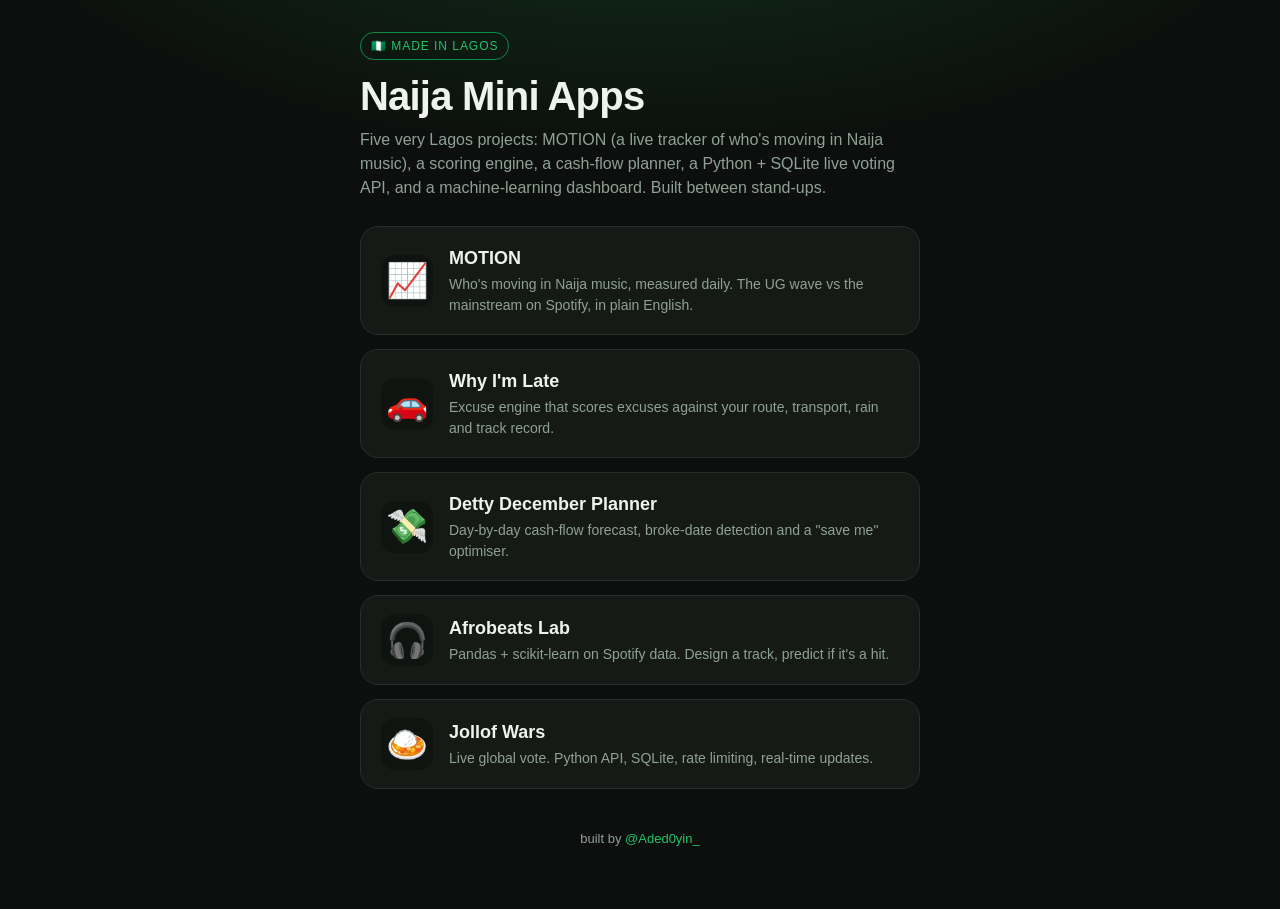
<file: index.html>
<!DOCTYPE html>
<html lang="en">
<head>
<meta charset="utf-8"><meta name="viewport" content="width=device-width,initial-scale=1">
<title>Naija Mini Apps</title>
<link rel="stylesheet" href="style.css">
<style>
.grid{display:grid;gap:14px;margin-top:8px}
.app{display:flex;gap:16px;align-items:center;background:var(--card);border:1px solid var(--line);border-radius:var(--radius);padding:18px 20px;color:var(--text);transition:border-color .15s,transform .15s}
.app:hover{border-color:var(--green);transform:translateY(-2px)}
.emoji{font-size:34px;width:52px;height:52px;display:grid;place-items:center;background:#0f1411;border-radius:14px;flex-shrink:0}
.app h2{font-size:18px;margin-bottom:2px}
.app p{color:var(--muted);font-size:14px}
</style>
</head>
<body>
<main class="wrap">
  <span class="tag">🇳🇬 made in lagos</span>
  <h1>Naija Mini Apps</h1>
  <p class="sub">Five very Lagos projects: MOTION (a live tracker of who's moving in Naija music), a scoring engine, a cash-flow planner, a Python + SQLite live voting API, and a machine-learning dashboard. Built between stand-ups.</p>
  <div class="grid">
    <a class="app" href="motion/"><div class="emoji">📈</div><div><h2>MOTION</h2><p>Who's moving in Naija music, measured daily. The UG wave vs the mainstream on Spotify, in plain English.</p></div></a>
    <a class="app" href="late/"><div class="emoji">🚗</div><div><h2>Why I'm Late</h2><p>Excuse engine that scores excuses against your route, transport, rain and track record.</p></div></a>
    <a class="app" href="detty/"><div class="emoji">💸</div><div><h2>Detty December Planner</h2><p>Day-by-day cash-flow forecast, broke-date detection and a "save me" optimiser.</p></div></a>
    <a class="app" href="afrobeats-lab/"><div class="emoji">🎧</div><div><h2>Afrobeats Lab</h2><p>Pandas + scikit-learn on Spotify data. Design a track, predict if it's a hit.</p></div></a>
    <a class="app" href="jollof-wars/"><div class="emoji">🍛</div><div><h2>Jollof Wars</h2><p>Live global vote. Python API, SQLite, rate limiting, real-time updates.</p></div></a>
  </div>
  <p class="foot">built by <a href="https://x.com/Aded0yin_">@Aded0yin_</a></p>
</main>
</body>
</html>
</file>
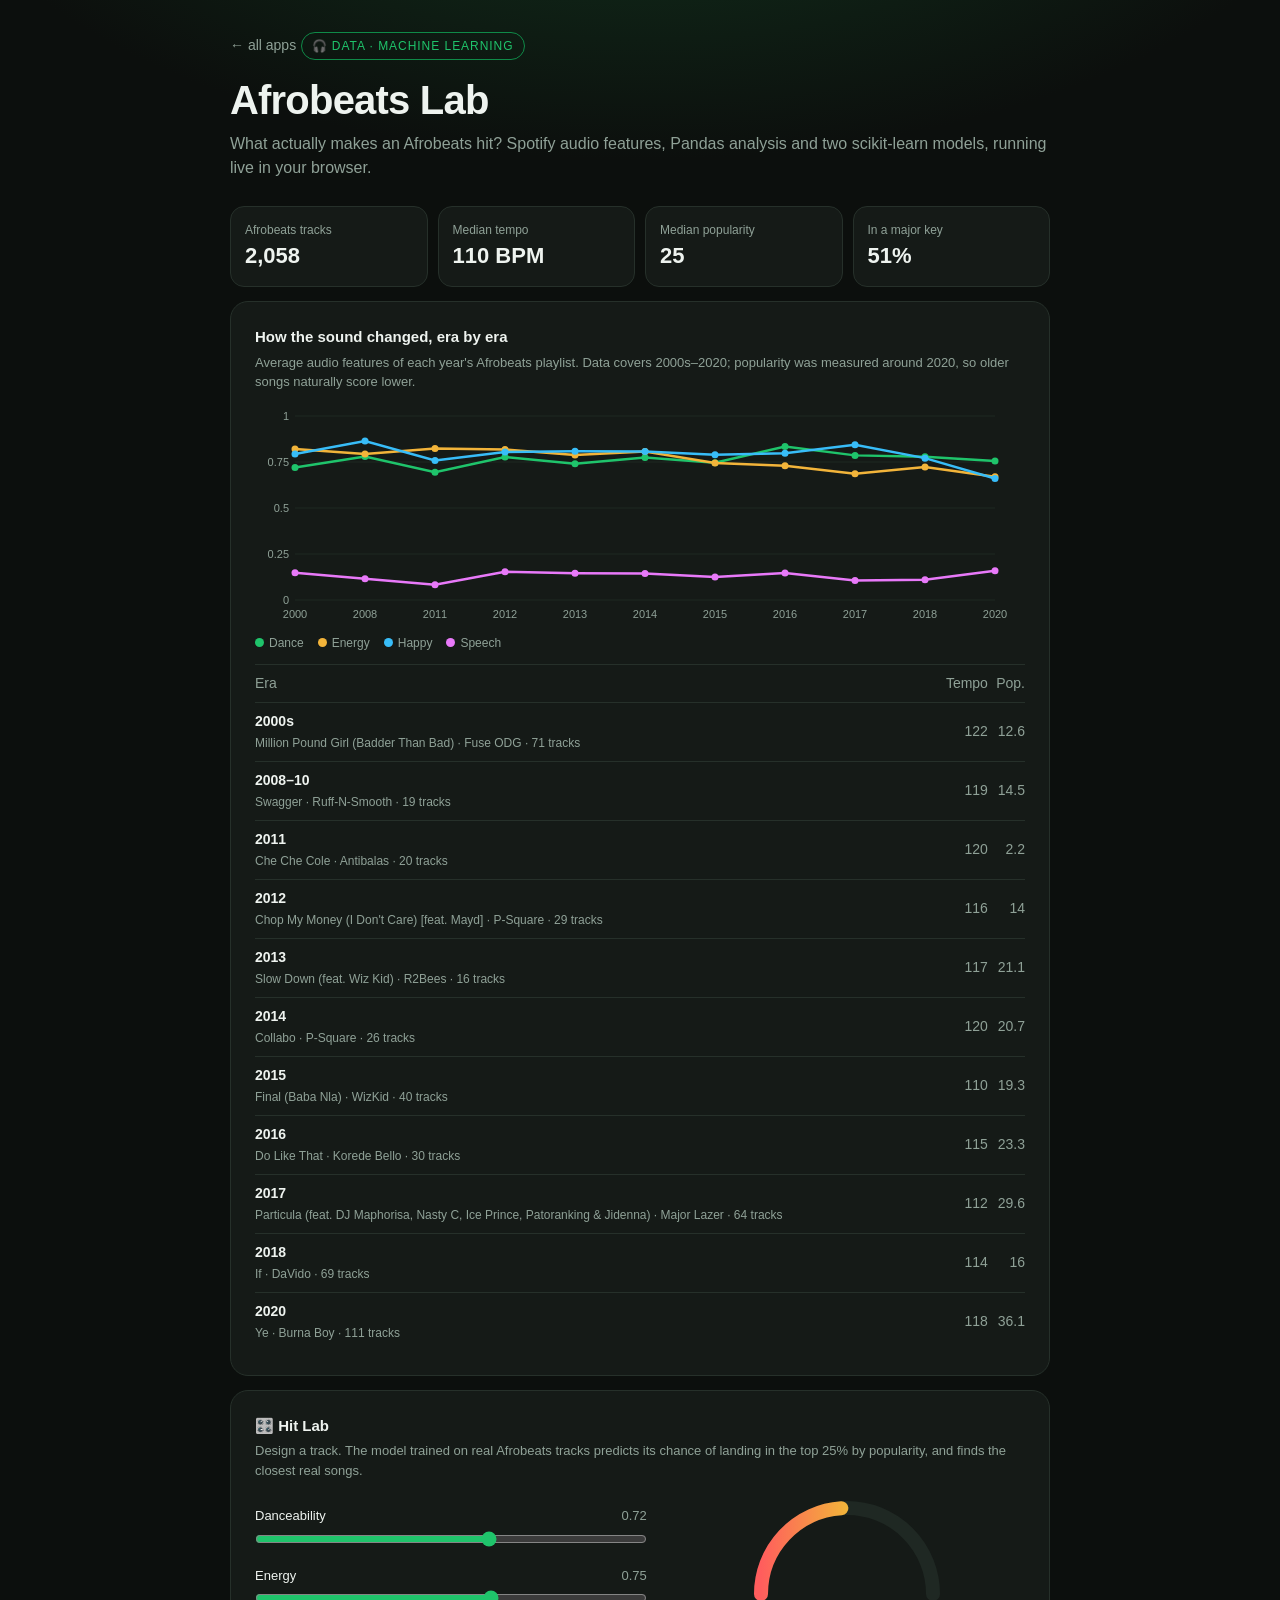
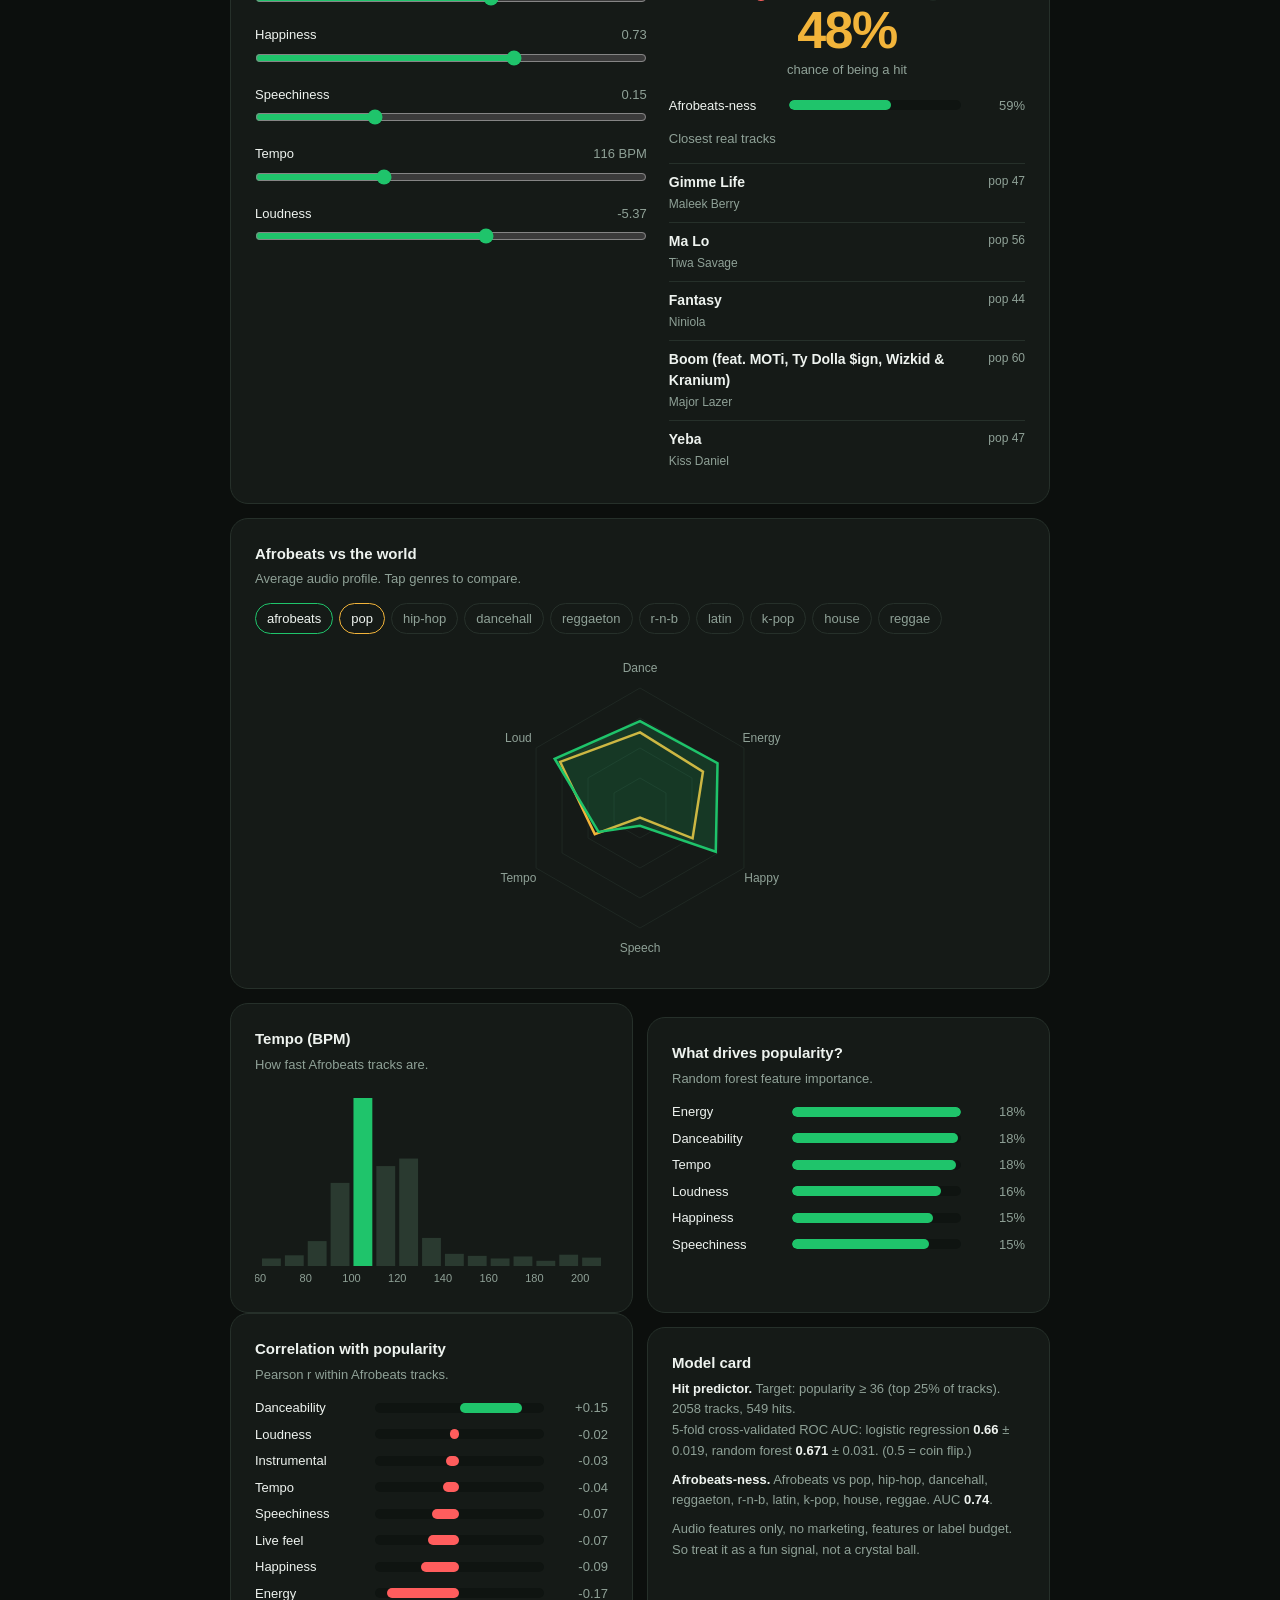
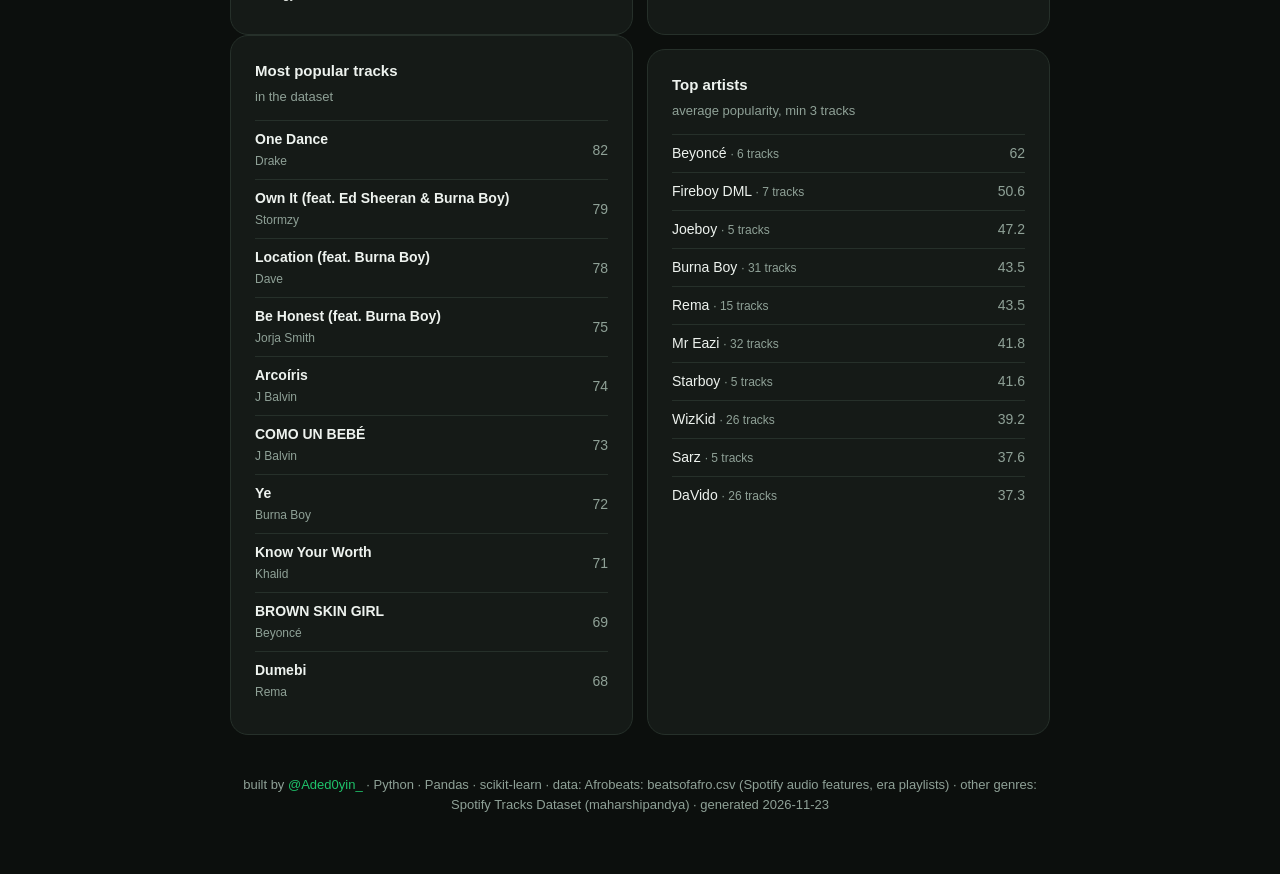
<file: afrobeats-lab/index.html>
<!DOCTYPE html>
<html lang="en">
<head>
<meta charset="utf-8"><meta name="viewport" content="width=device-width,initial-scale=1">
<title>Afrobeats Lab · What makes an Afrobeats hit?</title>
<meta name="description" content="Data analysis and machine learning on Spotify audio features: what makes an Afrobeats hit?">
<link rel="stylesheet" href="../style.css">
<style>
.wrap{max-width:820px}
.card+.card,.card+.grid2,.grid2+.card,.stats+.card{margin-top:14px}
.grid2{display:grid;grid-template-columns:1fr 1fr;gap:14px}
@media(max-width:700px){.grid2{grid-template-columns:1fr}}
h3{font-size:15px;margin-bottom:4px}
.hint{color:var(--muted);font-size:13px;margin-bottom:14px}
.stats{display:grid;grid-template-columns:repeat(4,1fr);gap:10px}
@media(max-width:700px){.stats{grid-template-columns:1fr 1fr}}
.stat{background:var(--card);border:1px solid var(--line);border-radius:14px;padding:14px}
.stat span{display:block;font-size:12px;color:var(--muted)}.stat b{font-size:22px}
canvas{width:100%;display:block}
.chips{display:flex;flex-wrap:wrap;gap:6px;margin-bottom:10px}
.chip{background:none;border:1px solid var(--line);color:var(--muted);border-radius:999px;padding:5px 11px;font:inherit;font-size:13px;cursor:pointer}
.chip.on{color:var(--text);border-color:var(--gold)}
.hbar{display:grid;grid-template-columns:110px 1fr 54px;gap:10px;align-items:center;font-size:13px;margin:7px 0}
.hbar .track{height:10px;background:#0f1411;border-radius:99px;position:relative;overflow:hidden}
.hbar .track i{position:absolute;top:0;bottom:0;border-radius:99px}
.hbar .v{text-align:right;color:var(--muted);font-variant-numeric:tabular-nums}
.lab{display:grid;grid-template-columns:1.1fr 1fr;gap:22px}
@media(max-width:700px){.lab{grid-template-columns:1fr}}
.slider{margin:12px 0}
.slider label{display:flex;justify-content:space-between;font-size:13px;margin-bottom:4px}
.slider label span{color:var(--muted);font-variant-numeric:tabular-nums}
input[type=range]{width:100%;accent-color:var(--green)}
.gauge{text-align:center}
.gauge .pct{font-size:52px;font-weight:800;letter-spacing:-.03em;line-height:1}
.gauge .lbl{color:var(--muted);font-size:13px;margin-top:4px}
.afroness{margin-top:16px}
.sim{list-style:none;margin-top:14px}
.sim li{display:flex;justify-content:space-between;gap:10px;padding:8px 0;border-top:1px solid var(--line);font-size:14px}
.sim li span{color:var(--muted);font-size:12px;white-space:nowrap}
table{width:100%;border-collapse:collapse;font-size:14px}
td{padding:8px 0;border-top:1px solid var(--line)}
td.n{text-align:right;color:var(--muted);font-variant-numeric:tabular-nums}
.model{font-size:13px;color:var(--muted);line-height:1.6}
.model b{color:var(--text)}
.setup{line-height:1.7}
.setup code{background:#0f1411;border:1px solid var(--line);padding:2px 6px;border-radius:6px;font-size:13px}
.setup pre{background:#0f1411;border:1px solid var(--line);padding:12px;border-radius:10px;overflow:auto;margin:10px 0;font-size:13px}
.legend{display:flex;gap:14px;font-size:12px;color:var(--muted);margin-top:8px}.legend i{display:inline-block;width:9px;height:9px;border-radius:50%;margin-right:5px}
.hidden{display:none!important}
</style>
</head>
<body>
<main class="wrap">
  <a class="back" href="../">← all apps</a>
  <span class="tag">🎧 data · machine learning</span>
  <h1>Afrobeats Lab</h1>
  <p class="sub">What actually makes an Afrobeats hit? Spotify audio features, Pandas analysis and two scikit-learn models, running live in your browser.</p>

  <section class="card setup hidden" id="setup">
    <h3>No data yet</h3>
    <p class="hint">The dashboard reads <code>afrobeats-lab/data/insights.json</code>, which the Python pipeline generates.</p>
    <ol style="padding-left:20px">
      <li>Download the free <b>Spotify Tracks Dataset</b> (maharshipandya) CSV from Kaggle or Hugging Face.</li>
      <li>Save it as <code>afrobeats-lab/pipeline/data/dataset.csv</code>.</li>
      <li>Download the modern Afrobeats data, <code>beatsofafro.csv</code>, and save it next to it.</li>
      <li>Run:<pre>cd afrobeats-lab/pipeline
pip install -r requirements.txt
python analyze.py data/dataset.csv --afrobeats data/beatsofafro.csv</pre></li>
      <li>Commit the new <code>data/insights.json</code> and push.</li>
    </ol>
  </section>

  <div id="dash" class="hidden">
    <div class="stats" id="stats"></div>

    <section class="card hidden" id="erasCard">
      <h3>How the sound changed, era by era</h3>
      <p class="hint">Average audio features of each year's Afrobeats playlist. Data covers 2000s–2020; popularity was measured around 2020, so older songs naturally score lower.</p>
      <canvas id="eraChart"></canvas>
      <div class="legend" id="eraLegend"></div>
      <table id="eraTable" style="margin-top:12px"></table>
    </section>

    <section class="card">
      <h3>🎛️ Hit Lab</h3>
      <p class="hint">Design a track. The model trained on real <span data-tl>Afrobeats</span> tracks predicts its chance of landing in the top 25% by popularity, and finds the closest real songs.</p>
      <div class="lab">
        <div id="sliders"></div>
        <div>
          <div class="gauge"><canvas id="gauge"></canvas><div class="pct" id="hitPct">–</div><div class="lbl">chance of being a hit</div></div>
          <div class="afroness">
            <div class="hbar"><span>Afrobeats-ness</span><div class="track"><i id="afroBar" style="left:0;background:var(--green)"></i></div><span class="v" id="afroPct"></span></div>
          </div>
          <div style="font-size:13px;color:var(--muted);margin-top:14px">Closest real tracks</div>
          <ul class="sim" id="similar"></ul>
        </div>
      </div>
    </section>

    <section class="card">
      <h3><span data-tl>Afrobeats</span> vs the world</h3>
      <p class="hint">Average audio profile. Tap genres to compare.</p>
      <div class="chips" id="genreChips"></div>
      <canvas id="radar"></canvas>
    </section>

    <div class="grid2">
      <section class="card">
        <h3>Tempo (BPM)</h3>
        <p class="hint">How fast <span data-tl>Afrobeats</span> tracks are.</p>
        <canvas id="tempo"></canvas>
      </section>
      <section class="card">
        <h3>What drives popularity?</h3>
        <p class="hint">Random forest feature importance.</p>
        <div id="importance"></div>
      </section>
    </div>

    <div class="grid2">
      <section class="card">
        <h3>Correlation with popularity</h3>
        <p class="hint">Pearson r within <span data-tl>Afrobeats</span> tracks.</p>
        <div id="corr"></div>
      </section>
      <section class="card">
        <h3>Model card</h3>
        <div class="model" id="modelCard"></div>
      </section>
    </div>

    <div class="grid2">
      <section class="card"><h3>Most popular tracks</h3><p class="hint">in the dataset</p><table id="topTracks"></table></section>
      <section class="card"><h3>Top artists</h3><p class="hint">average popularity, min 3 tracks</p><table id="topArtists"></table></section>
    </div>
  </div>

  <p class="foot">built by <a href="https://x.com/Aded0yin_">@Aded0yin_</a> · Python · Pandas · scikit-learn · <span id="source"></span></p>
</main>
<script src="app.js"></script>
</body>
</html>
</file>
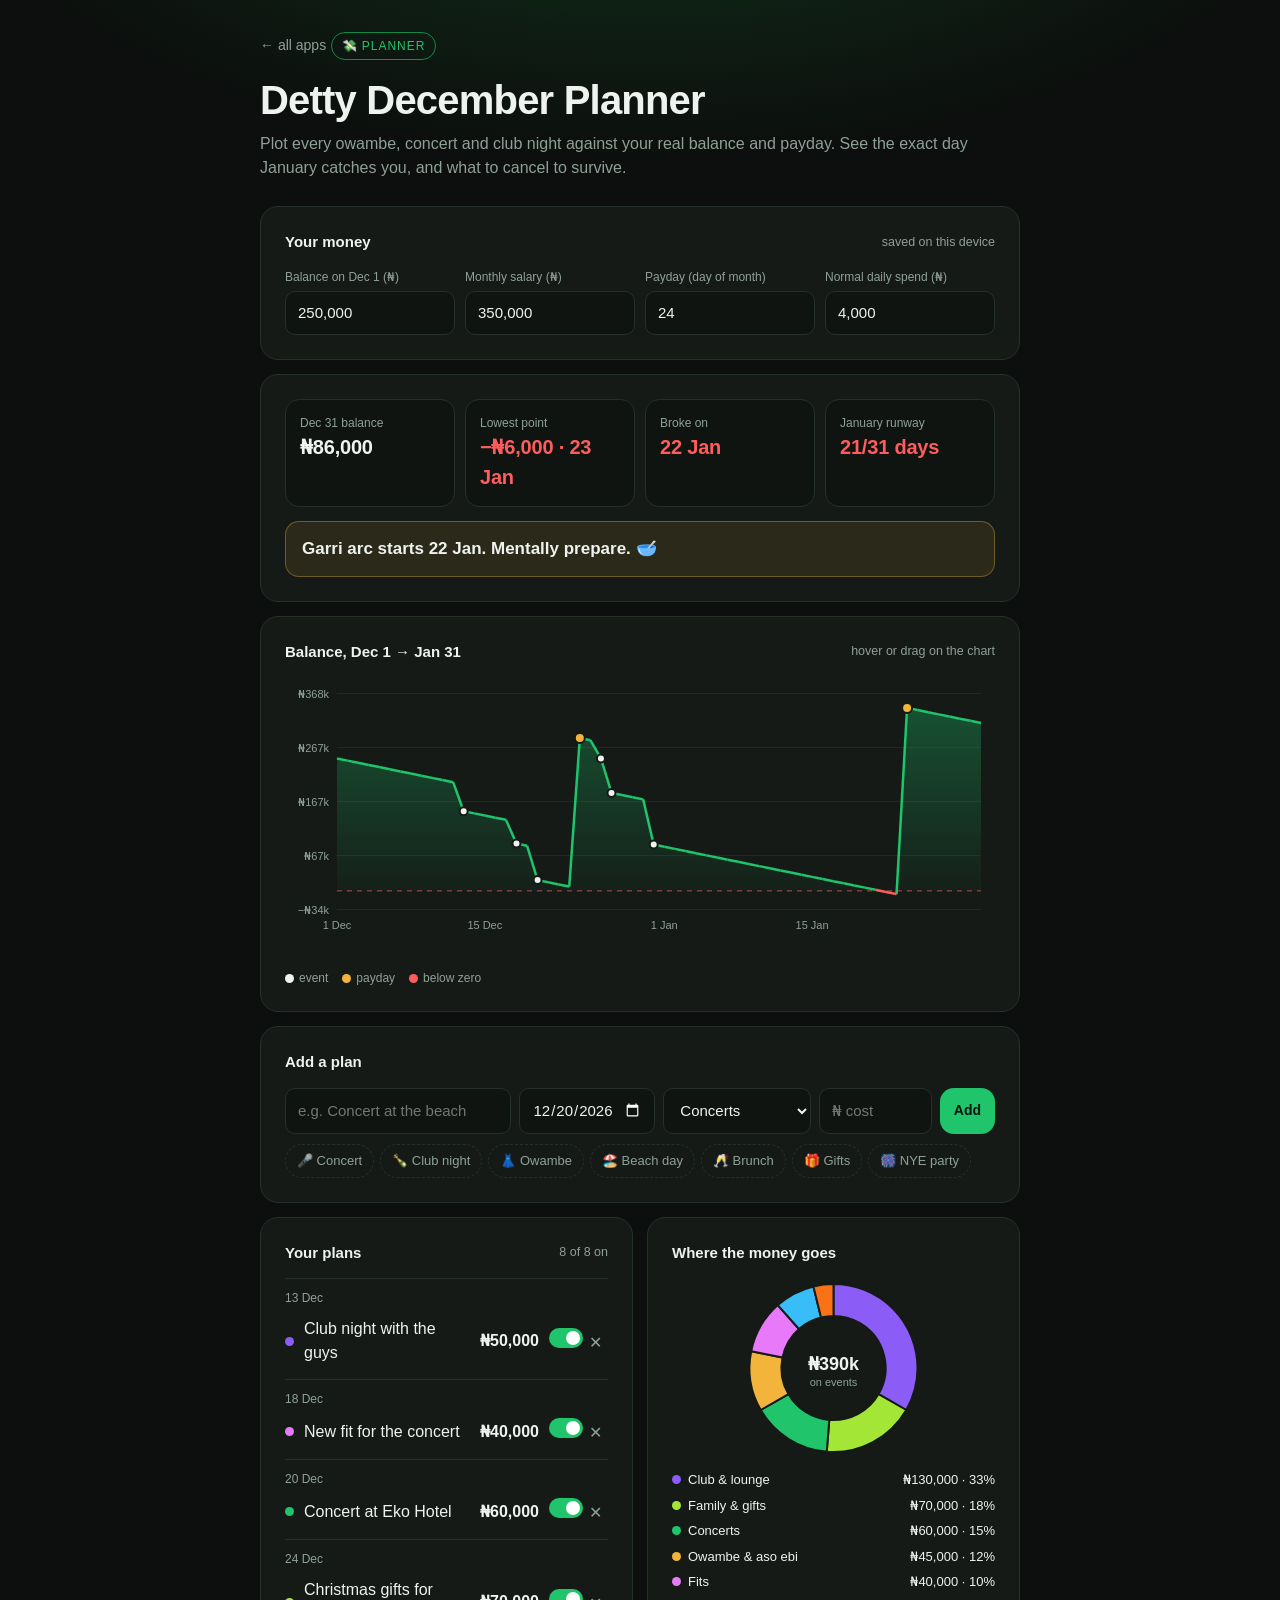
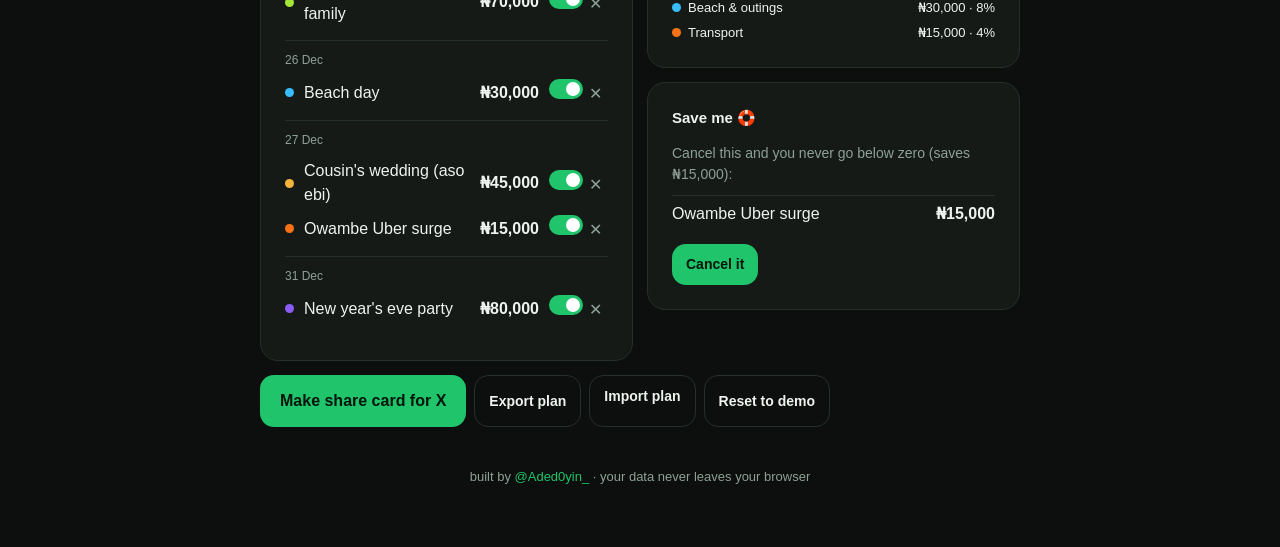
<file: detty/index.html>
<!DOCTYPE html>
<html lang="en">
<head>
<meta charset="utf-8"><meta name="viewport" content="width=device-width,initial-scale=1">
<title>Detty December Planner</title>
<meta name="description" content="Plan your Detty December, see your balance day by day, and find out exactly when January catches you.">
<link rel="stylesheet" href="../style.css">
<style>
.wrap{max-width:760px}
.grid2{display:grid;grid-template-columns:1fr 1fr;gap:14px}
@media(max-width:640px){.grid2{grid-template-columns:1fr}}
.card+.card,.card+.grid2,.grid2+.card{margin-top:14px}
h3{font-size:15px;margin-bottom:14px;display:flex;justify-content:space-between;align-items:center}
h3 small{color:var(--muted);font-weight:400}
.fields{display:grid;grid-template-columns:repeat(4,1fr);gap:10px}
@media(max-width:640px){.fields{grid-template-columns:1fr 1fr}}
.f label{display:block;font-size:12px;color:var(--muted);margin-bottom:5px}
input,select{width:100%;background:#0f1411;border:1px solid var(--line);border-radius:10px;color:var(--text);font:inherit;font-size:15px;padding:10px 12px;outline:none}
input:focus,select:focus{border-color:var(--green)}
input[type=date]{color-scheme:dark}
.tiles{display:grid;grid-template-columns:repeat(4,1fr);gap:10px}
@media(max-width:640px){.tiles{grid-template-columns:1fr 1fr}}
.tile{background:#0f1411;border:1px solid var(--line);border-radius:14px;padding:14px}
.tile span{display:block;font-size:12px;color:var(--muted)}
.tile b{font-size:20px;letter-spacing:-.01em}
.verdict{margin-top:14px;padding:14px 16px;border-radius:14px;font-weight:700;font-size:17px}
.v0,.v1{background:rgba(255,93,93,.12);border:1px solid rgba(255,93,93,.35)}
.v2{background:rgba(242,180,58,.1);border:1px solid rgba(242,180,58,.35)}
.v3,.v4{background:rgba(31,196,107,.1);border:1px solid rgba(31,196,107,.35)}
canvas{width:100%;display:block;cursor:crosshair}
.hoverline{min-height:22px;font-size:13px;color:var(--muted);margin-top:6px}
.legend{display:flex;gap:14px;font-size:12px;color:var(--muted);margin-top:4px}
.legend i{display:inline-block;width:9px;height:9px;border-radius:50%;margin-right:5px;vertical-align:middle}
.add{display:grid;grid-template-columns:2fr 1.2fr 1.3fr 1fr auto;gap:8px}
@media(max-width:640px){.add{grid-template-columns:1fr 1fr}.add .name{grid-column:span 2}}
.chips{display:flex;flex-wrap:wrap;gap:6px;margin-top:10px}
.chip{background:none;border:1px dashed var(--line);color:var(--muted);border-radius:999px;padding:6px 11px;font:inherit;font-size:13px;cursor:pointer}
.chip:hover{border-color:var(--green);color:var(--text)}
.day{border-top:1px solid var(--line);padding:10px 0}
.day .d{font-size:12px;color:var(--muted);margin-bottom:6px}
.ev{display:grid;grid-template-columns:auto 1fr auto auto;gap:10px;align-items:center;padding:4px 0}
.ev.off .nm,.ev.off .ct{opacity:.4;text-decoration:line-through}
.ev .cat{width:9px;height:9px;border-radius:50%}
.ev .ct{font-weight:700;font-variant-numeric:tabular-nums}
.ev .x{background:none;border:0;color:var(--muted);cursor:pointer;font-size:16px;padding:2px 6px}
.ev .x:hover{color:var(--red)}
.switch{width:34px;height:20px;appearance:none;background:#26302a;border-radius:99px;position:relative;cursor:pointer;padding:0;border:0}
.switch:checked{background:var(--green)}
.switch::after{content:"";position:absolute;top:3px;left:3px;width:14px;height:14px;border-radius:50%;background:#fff;transition:left .15s}
.switch:checked::after{left:17px}
.cats{display:grid;gap:6px;font-size:13px}
.cats div{display:flex;justify-content:space-between}
.cats i{display:inline-block;width:9px;height:9px;border-radius:50%;margin-right:7px}
.save p{color:var(--muted);font-size:14px;margin-bottom:10px}
.save ul{list-style:none;margin-bottom:12px}
.save li{padding:6px 0;border-top:1px solid var(--line);display:flex;justify-content:space-between}
.tools{display:flex;gap:8px;flex-wrap:wrap;margin-top:14px}
.btn.sm{padding:10px 14px;font-size:14px}
.empty{color:var(--muted);font-size:14px;padding:8px 0}
</style>
</head>
<body>
<main class="wrap">
  <a class="back" href="../">← all apps</a>
  <span class="tag">💸 planner</span>
  <h1>Detty December Planner</h1>
  <p class="sub">Plot every owambe, concert and club night against your real balance and payday. See the exact day January catches you, and what to cancel to survive.</p>

  <section class="card">
    <h3>Your money <small>saved on this device</small></h3>
    <div class="fields">
      <div class="f"><label for="startBalance">Balance on Dec 1 (₦)</label><input id="startBalance" data-k="startBalance" inputmode="numeric"></div>
      <div class="f"><label for="salary">Monthly salary (₦)</label><input id="salary" data-k="salary" inputmode="numeric"></div>
      <div class="f"><label for="payday">Payday (day of month)</label><input id="payday" data-k="payday" type="number" min="1" max="31"></div>
      <div class="f"><label for="dailySpend">Normal daily spend (₦)</label><input id="dailySpend" data-k="dailySpend" inputmode="numeric"></div>
    </div>
  </section>

  <section class="card">
    <div class="tiles" id="tiles"></div>
    <div class="verdict" id="verdict"></div>
  </section>

  <section class="card">
    <h3>Balance, Dec 1 → Jan 31 <small>hover or drag on the chart</small></h3>
    <canvas id="chart"></canvas>
    <div class="hoverline" id="hoverline"></div>
    <div class="legend"><span><i style="background:#eef3ef"></i>event</span><span><i style="background:#f2b43a"></i>payday</span><span><i style="background:#ff5d5d"></i>below zero</span></div>
  </section>

  <section class="card">
    <h3>Add a plan</h3>
    <form class="add" id="addForm">
      <input class="name" id="evName" placeholder="e.g. Concert at the beach" required>
      <input id="evDate" type="date" min="2026-12-01" max="2027-01-31" value="2026-12-20" required>
      <select id="evCat"></select>
      <input id="evCost" placeholder="₦ cost" inputmode="numeric" required>
      <button class="btn sm" type="submit">Add</button>
    </form>
    <div class="chips" id="chips"></div>
  </section>

  <div class="grid2">
    <section class="card">
      <h3>Your plans <small id="evCount"></small></h3>
      <div id="timeline"></div>
    </section>
    <div>
      <section class="card">
        <h3>Where the money goes</h3>
        <canvas id="donut"></canvas>
        <div class="cats" id="cats" style="margin-top:12px"></div>
      </section>
      <section class="card save" id="save"></section>
    </div>
  </div>

  <div class="tools">
    <button class="btn" id="shareBtn">Make share card for X</button>
    <button class="btn ghost sm" id="exportBtn">Export plan</button>
    <label class="btn ghost sm" style="cursor:pointer">Import plan<input type="file" id="importFile" accept=".json" hidden></label>
    <button class="btn ghost sm" id="resetBtn">Reset to demo</button>
  </div>

  <p class="foot">built by <a href="https://x.com/Aded0yin_">@Aded0yin_</a> · your data never leaves your browser</p>
</main>
<script src="model.js"></script>
<script src="charts.js"></script>
<script src="app.js"></script>
</body>
</html>
</file>
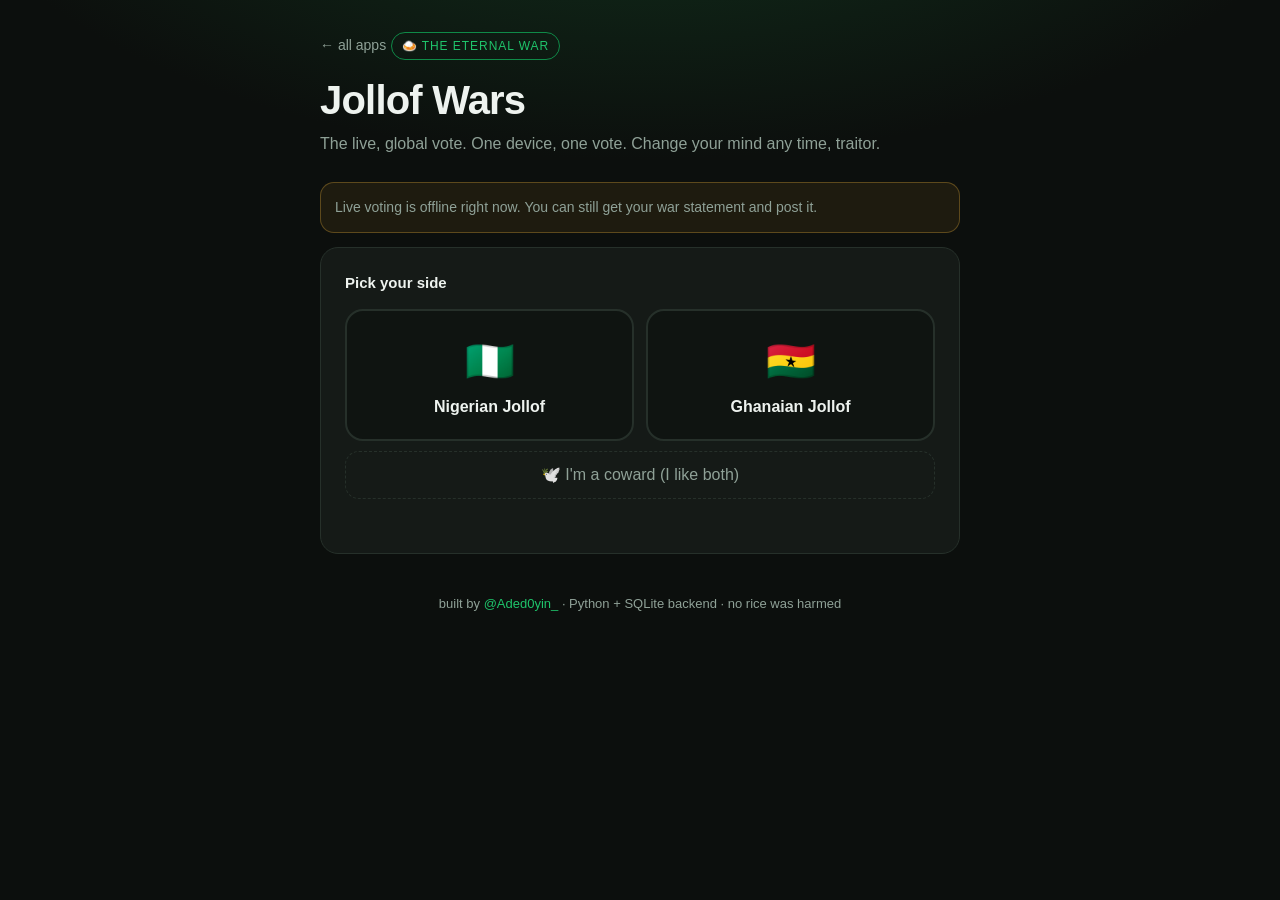
<file: jollof-wars/index.html>
<!DOCTYPE html>
<html lang="en">
<head>
<meta charset="utf-8"><meta name="viewport" content="width=device-width,initial-scale=1">
<title>Jollof Wars · Live</title>
<meta name="description" content="The live, global Jollof vote. Nigeria vs Ghana. Pick a side.">
<link rel="stylesheet" href="../style.css">
<style>
.wrap{max-width:640px}
.card+.card{margin-top:14px}
h3{font-size:15px;margin-bottom:14px;display:flex;justify-content:space-between;align-items:center}
h3 small{color:var(--muted);font-weight:400;font-size:12px}
.live{display:inline-flex;align-items:center;gap:6px;font-size:12px;color:var(--muted)}
.live i{width:8px;height:8px;border-radius:50%;background:#555}
.live.on i{background:var(--red);box-shadow:0 0 0 0 rgba(255,93,93,.6);animation:pulse 1.6s infinite}
@keyframes pulse{70%{box-shadow:0 0 0 8px rgba(255,93,93,0)}100%{box-shadow:0 0 0 0 rgba(255,93,93,0)}}
.score{display:flex;justify-content:space-between;align-items:flex-end;margin-bottom:10px}
.score .side{font-weight:800;font-size:clamp(26px,7vw,40px);letter-spacing:-.02em;line-height:1}
.score .side small{display:block;font-size:13px;font-weight:500;color:var(--muted);margin-top:4px;letter-spacing:0}
.score .r{text-align:right}
.bar{display:flex;height:18px;border-radius:99px;overflow:hidden;background:#0f1411}
.bar span{transition:width .8s cubic-bezier(.2,.8,.2,1)}
.b-ng{background:var(--green)}.b-gh{background:var(--gold)}.b-peace{background:#5b6b62}
.totals{display:flex;justify-content:space-between;font-size:13px;color:var(--muted);margin-top:8px}
.sides{display:grid;grid-template-columns:1fr 1fr;gap:12px}
.pick{background:#0f1411;border:2px solid var(--line);border-radius:var(--radius);padding:20px 12px;text-align:center;cursor:pointer;color:var(--text);font:inherit;transition:border-color .15s,transform .1s}
.pick:hover{transform:translateY(-2px)}
.pick .flag{font-size:40px;display:block;margin-bottom:4px}
.pick.ng.on,.pick.ng:hover{border-color:var(--green)}
.pick.gh.on,.pick.gh:hover{border-color:var(--gold)}
.neutral{margin-top:10px;width:100%;background:none;border:1px dashed var(--line);color:var(--muted);font:inherit;padding:11px;border-radius:14px;cursor:pointer}
.neutral.on,.neutral:hover{border-color:var(--muted);color:var(--text)}
.castrow{display:grid;grid-template-columns:1fr auto;gap:10px;margin-top:14px}
select{background:#0f1411;border:1px solid var(--line);border-radius:12px;color:var(--text);font:inherit;padding:12px}
.msg{font-size:14px;color:var(--muted);margin-top:10px;min-height:20px}
.msg.ok{color:var(--green)}.msg.err{color:var(--red)}
.statement .text{font-size:clamp(19px,4.6vw,24px);font-weight:700;line-height:1.35;margin:4px 0 16px}
.hourly{display:flex;align-items:flex-end;gap:3px;height:90px}
.hourly div{flex:1;display:flex;flex-direction:column-reverse;border-radius:3px 3px 0 0;overflow:hidden;min-height:2px;background:#1a211d}
.hourly div span{display:block}
.axis{display:flex;justify-content:space-between;font-size:11px;color:var(--muted);margin-top:6px}
table{width:100%;border-collapse:collapse;font-size:14px}
td{padding:8px 0;border-top:1px solid var(--line)}
td.n{text-align:right;color:var(--muted);width:60px;font-variant-numeric:tabular-nums}
.mini{display:flex;height:8px;border-radius:99px;overflow:hidden;background:#0f1411;width:100%}
.offline{background:rgba(242,180,58,.08);border:1px solid rgba(242,180,58,.3);border-radius:14px;padding:14px;font-size:14px;color:var(--muted)}
.hidden{display:none!important}
</style>
</head>
<body>
<main class="wrap">
  <a class="back" href="../">← all apps</a>
  <span class="tag">🍛 the eternal war</span>
  <h1>Jollof Wars</h1>
  <p class="sub">The live, global vote. One device, one vote. Change your mind any time, traitor.</p>

  <section class="card" id="board">
    <h3>Live score <span class="live" id="live"><i></i><span id="liveText">connecting…</span></span></h3>
    <div class="score">
      <div class="side" style="color:var(--green)"><span id="pNg">–</span><small>🇳🇬 Nigeria</small></div>
      <div class="side r" style="color:var(--gold)"><span id="pGh">–</span><small>Ghana 🇬🇭</small></div>
    </div>
    <div class="bar"><span class="b-ng" id="bNg" style="width:0"></span><span class="b-peace" id="bPeace" style="width:0"></span><span class="b-gh" id="bGh" style="width:0"></span></div>
    <div class="totals"><span id="total">0 votes</span><span id="peace">🕊️ 0 cowards</span></div>
  </section>

  <section class="card offline hidden" id="offline">
    Live voting is offline right now. You can still get your war statement and post it. <span id="offlineWhy"></span>
  </section>

  <section class="card">
    <h3>Pick your side <small id="mine"></small></h3>
    <div class="sides">
      <button class="pick ng" data-s="ng"><span class="flag">🇳🇬</span><b>Nigerian Jollof</b></button>
      <button class="pick gh" data-s="gh"><span class="flag">🇬🇭</span><b>Ghanaian Jollof</b></button>
    </div>
    <button class="neutral" data-s="peace">🕊️ I'm a coward (I like both)</button>
    <div class="castrow" id="castRow">
      <select id="country" aria-label="Where are you voting from?"></select>
      <button class="btn" id="cast" disabled>Cast vote</button>
    </div>
    <div class="msg" id="msg"></div>
  </section>

  <section class="card statement hidden" id="statement">
    <h3>Your war statement <small id="stLabel"></small></h3>
    <div class="text pop" id="stText"></div>
    <div class="row"><button class="btn" id="post">Post it on X</button><button class="btn ghost" id="reroll">Another one</button></div>
  </section>

  <section class="card live-only">
    <h3>Last 24 hours <small>votes per hour</small></h3>
    <div class="hourly" id="hourly"></div>
    <div class="axis"><span>24h ago</span><span>12h</span><span>now</span></div>
  </section>

  <section class="card live-only">
    <h3>By country <small>top 15</small></h3>
    <table id="countries"></table>
  </section>

  <p class="foot">built by <a href="https://x.com/Aded0yin_">@Aded0yin_</a> · Python + SQLite backend · no rice was harmed</p>
</main>
<script src="config.js"></script>
<script src="app.js"></script>
</body>
</html>
</file>
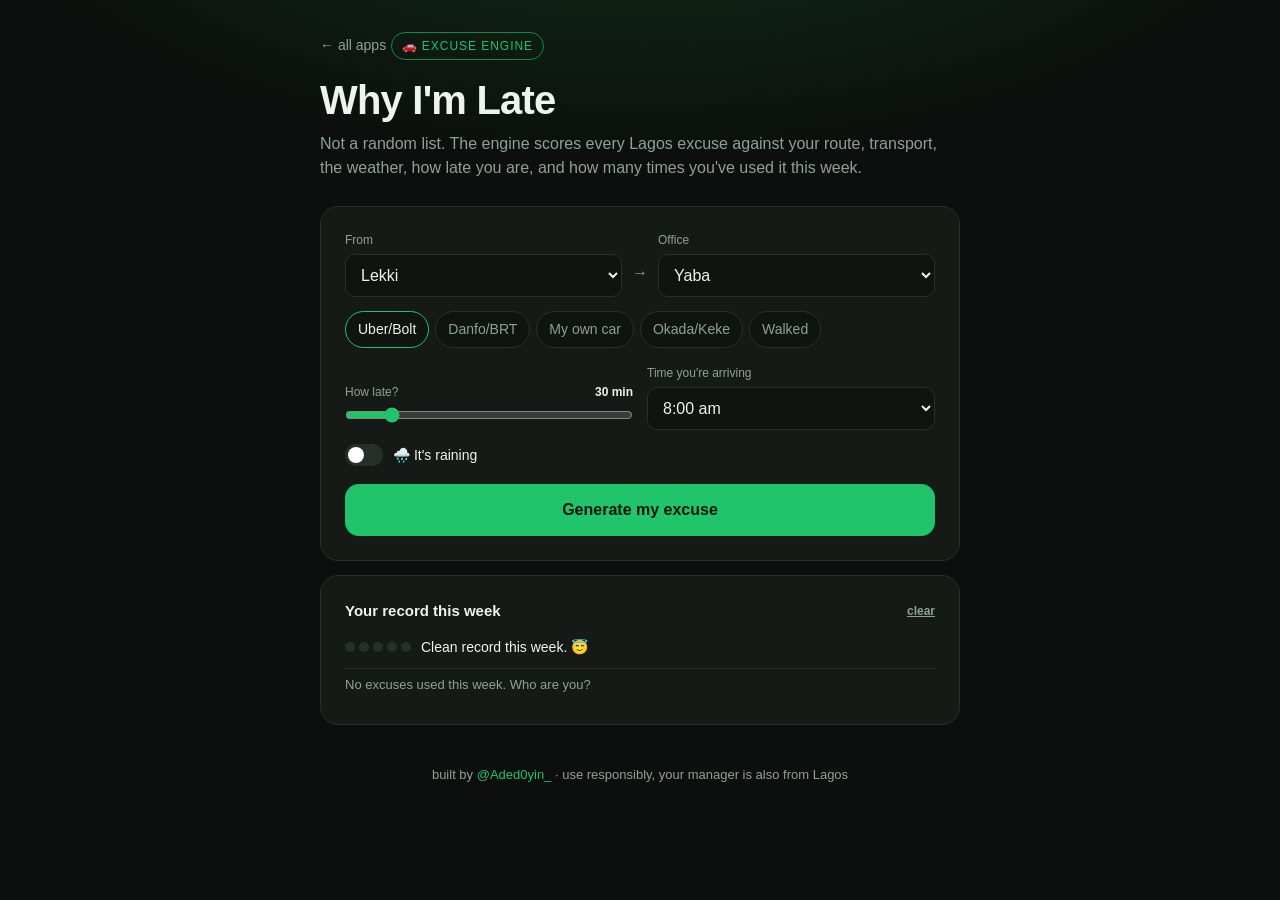
<file: late/index.html>
<!DOCTYPE html>
<html lang="en">
<head>
<meta charset="utf-8"><meta name="viewport" content="width=device-width,initial-scale=1">
<title>Why I'm Late · Lagos Excuse Engine</title>
<meta name="description" content="An excuse engine that scores Lagos excuses against your route, transport, the weather and your track record.">
<link rel="stylesheet" href="../style.css">
<style>
.wrap{max-width:640px}
.card+.card{margin-top:14px}
h3{font-size:15px;margin-bottom:14px;display:flex;justify-content:space-between}
h3 small{color:var(--muted);font-weight:400;font-size:12px}
.route{display:grid;grid-template-columns:1fr auto 1fr;gap:10px;align-items:end}
.route .arrow{padding-bottom:12px;color:var(--muted)}
label.l{display:block;font-size:12px;color:var(--muted);margin-bottom:5px}
select{width:100%;background:#0f1411;border:1px solid var(--line);border-radius:10px;color:var(--text);font:inherit;padding:11px}
.modes{display:flex;flex-wrap:wrap;gap:6px;margin-top:14px}
.mode{background:#0f1411;border:1px solid var(--line);color:var(--muted);border-radius:999px;padding:7px 12px;font:inherit;font-size:14px;cursor:pointer}
.mode.on{border-color:var(--green);color:var(--text)}
.row2{display:grid;grid-template-columns:1fr 1fr;gap:14px;margin-top:16px;align-items:end}
input[type=range]{width:100%;accent-color:var(--green)}
.val{float:right;color:var(--text);font-weight:700}
.toggle{display:flex;align-items:center;gap:10px;cursor:pointer;font-size:14px;margin-top:14px}
.switch{width:38px;height:22px;appearance:none;background:#26302a;border-radius:99px;position:relative;cursor:pointer;border:0;margin:0}
.switch:checked{background:#38bdf8}
.switch::after{content:"";position:absolute;top:3px;left:3px;width:16px;height:16px;border-radius:50%;background:#fff;transition:left .15s}
.switch:checked::after{left:19px}
.excuse{font-size:clamp(21px,5vw,27px);font-weight:800;line-height:1.3;letter-spacing:-.01em}
.meter{height:10px;background:#0f1411;border-radius:99px;overflow:hidden;margin:16px 0 6px}
.meter i{display:block;height:100%;transition:width .5s}
.meta{display:flex;justify-content:space-between;font-size:13px;color:var(--muted)}
.reaction{margin-top:16px;padding:12px 14px;background:#0f1411;border-radius:12px;font-size:15px}
.reaction span{display:block;font-size:12px;color:var(--muted);margin-bottom:2px}
.evidence{font-size:13px;color:var(--muted);margin-top:10px}
.reasons{font-size:12px;color:var(--gold);margin-top:6px}
.alts{list-style:none}
.alts li{display:grid;grid-template-columns:1fr 46px;gap:12px;padding:9px 0;border-top:1px solid var(--line);font-size:14px;cursor:pointer}
.alts li:hover{color:var(--green)}
.alts b{text-align:right;font-variant-numeric:tabular-nums}
.sus{display:flex;align-items:center;gap:10px;font-size:14px;margin-bottom:10px}
.dots{display:flex;gap:4px}.dots i{width:10px;height:10px;border-radius:50%;background:#26302a}
.hist{list-style:none;font-size:13px;color:var(--muted)}
.hist li{padding:6px 0;border-top:1px solid var(--line);display:flex;justify-content:space-between;gap:10px}
.linkbtn{background:none;border:0;color:var(--muted);font:inherit;font-size:12px;cursor:pointer;text-decoration:underline}
.hidden{display:none!important}
</style>
</head>
<body>
<main class="wrap">
  <a class="back" href="../">← all apps</a>
  <span class="tag">🚗 excuse engine</span>
  <h1>Why I'm Late</h1>
  <p class="sub">Not a random list. The engine scores every Lagos excuse against your route, transport, the weather, how late you are, and how many times you've used it this week.</p>

  <section class="card">
    <div class="route">
      <div><label class="l" for="from">From</label><select id="from"></select></div>
      <span class="arrow">→</span>
      <div><label class="l" for="to">Office</label><select id="to"></select></div>
    </div>
    <div class="modes" id="modes"></div>
    <div class="row2">
      <div><label class="l" for="mins">How late? <span class="val" id="minsVal"></span></label><input type="range" id="mins" min="5" max="180" step="5"></div>
      <div><label class="l" for="hour">Time you're arriving</label><select id="hour"></select></div>
    </div>
    <label class="toggle"><input type="checkbox" class="switch" id="rain"> 🌧️ It's raining</label>
    <button class="btn" id="go" style="width:100%;margin-top:18px">Generate my excuse</button>
  </section>

  <section class="card hidden" id="result">
    <div class="excuse pop" id="excuse"></div>
    <div class="meter"><i id="bar"></i></div>
    <div class="meta"><span>Believability</span><b id="score"></b></div>
    <div class="reasons" id="reasons"></div>
    <div class="reaction"><span>Your manager, probably</span><b id="reaction"></b></div>
    <div class="evidence" id="evidence"></div>
    <div class="row" style="margin-top:18px">
      <button class="btn" id="use">Use this one</button>
      <button class="btn ghost" id="another">Another</button>
      <button class="btn ghost" id="share">Share card</button>
    </div>
  </section>

  <section class="card hidden" id="altCard">
    <h3>Ranked for your situation <small>tap to pick</small></h3>
    <ul class="alts" id="alts"></ul>
  </section>

  <section class="card">
    <h3>Your record this week <button class="linkbtn" id="clear">clear</button></h3>
    <div class="sus"><div class="dots" id="dots"></div><span id="susText"></span></div>
    <ul class="hist" id="hist"></ul>
  </section>

  <p class="foot">built by <a href="https://x.com/Aded0yin_">@Aded0yin_</a> · use responsibly, your manager is also from Lagos</p>
</main>
<script src="engine.js"></script>
<script src="app.js"></script>
</body>
</html>
</file>
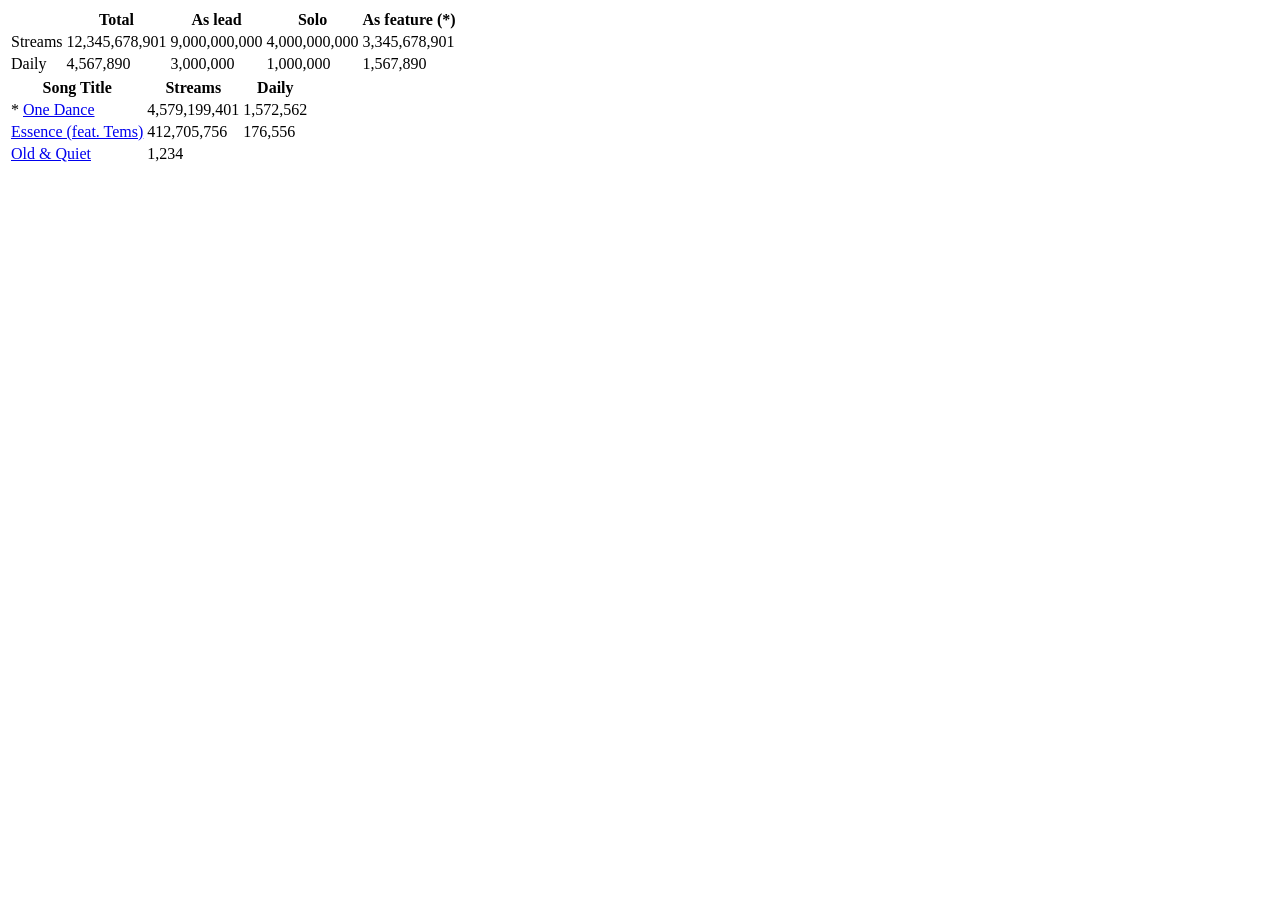
<file: motion/collector/tests/fixtures/kworb_songs.html>
<html><head><title>Wizkid - Spotify Top Songs</title></head><body>
<table class="addpos"><thead><tr><th></th><th>Total</th><th>As lead</th><th>Solo</th><th>As feature (*)</th></tr></thead>
<tbody><tr><td>Streams</td><td>12,345,678,901</td><td>9,000,000,000</td><td>4,000,000,000</td><td>3,345,678,901</td></tr>
<tr><td>Daily</td><td>4,567,890</td><td>3,000,000</td><td>1,000,000</td><td>1,567,890</td></tr></tbody></table>
<table class="addpos sortable"><thead><tr><th>Song Title</th><th>Streams</th><th>Daily</th></tr></thead><tbody>
<tr><td class="text"><div>* <a href="https://open.spotify.com/track/1zi7xx7UVEFkmKfv06H8x0">One Dance</a></div></td><td>4,579,199,401</td><td>1,572,562</td></tr>
<tr><td class="text"><div><a href="https://open.spotify.com/track/5FG7Tl93LdH117jEKYl3Cm">Essence (feat. Tems)</a></div></td><td>412,705,756</td><td>176,556</td></tr>
<tr><td class="text"><div><a href="https://open.spotify.com/track/0000000000000000000001">Old &amp; Quiet</a></div></td><td>1,234</td><td></td></tr>
</tbody></table></body></html>
</file>
<file: style.css>
:root{--bg:#0c0f0d;--card:#151a17;--line:#26302a;--text:#eef3ef;--muted:#8fa197;--green:#1fc46b;--green2:#0f8a48;--gold:#f2b43a;--red:#ff5d5d;--radius:18px}
*{box-sizing:border-box;margin:0;padding:0}
body{font-family:-apple-system,BlinkMacSystemFont,"Segoe UI",Inter,Roboto,sans-serif;background:radial-gradient(1200px 600px at 50% -200px,#12361f 0%,var(--bg) 60%);color:var(--text);min-height:100vh;display:flex;flex-direction:column;align-items:center;padding:32px 18px 60px;line-height:1.5}
a{color:var(--green);text-decoration:none}
.wrap{width:100%;max-width:560px}
.back{font-size:14px;color:var(--muted);display:inline-block;margin-bottom:22px}
.back:hover{color:var(--text)}
.tag{display:inline-block;font-size:12px;letter-spacing:.08em;text-transform:uppercase;color:var(--green);border:1px solid var(--green2);padding:4px 10px;border-radius:999px;margin-bottom:14px}
h1{font-size:clamp(28px,6vw,40px);line-height:1.1;letter-spacing:-.02em;margin-bottom:10px}
.sub{color:var(--muted);margin-bottom:26px}
.card{background:var(--card);border:1px solid var(--line);border-radius:var(--radius);padding:24px}
.btn{appearance:none;border:0;cursor:pointer;font:inherit;font-weight:700;padding:14px 20px;border-radius:14px;background:var(--green);color:#04150b;transition:transform .08s,filter .15s}
.btn:hover{filter:brightness(1.08)}.btn:active{transform:scale(.97)}
.btn.ghost{background:transparent;color:var(--text);border:1px solid var(--line)}
.btn.ghost:hover{border-color:var(--green)}
.row{display:flex;gap:10px;flex-wrap:wrap}
.foot{margin-top:40px;font-size:13px;color:var(--muted);text-align:center}
.pop{animation:pop .35s ease}
@keyframes pop{from{opacity:0;transform:translateY(8px) scale(.98)}to{opacity:1;transform:none}}
</file>
